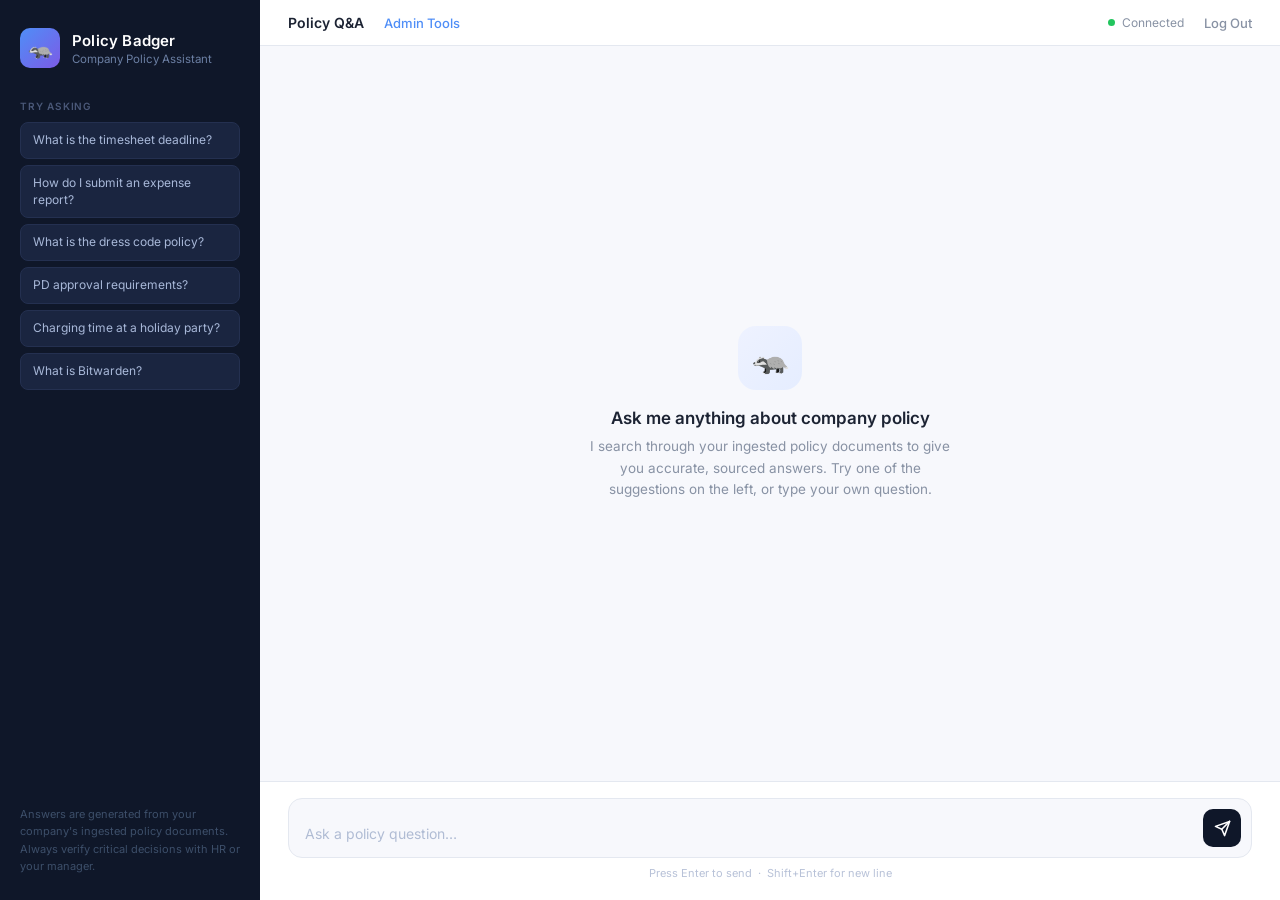
<file: public/index.html>
<!DOCTYPE html>
<html lang="en">
<head>
  <meta charset="UTF-8" />
  <meta name="viewport" content="width=device-width, initial-scale=1.0" />
  <title>Policy Badger</title>
  <link rel="preconnect" href="https://fonts.googleapis.com" />
  <link rel="preconnect" href="https://fonts.gstatic.com" crossorigin />
  <link href="https://fonts.googleapis.com/css2?family=Inter:wght@400;500;600&display=swap" rel="stylesheet" />
  <style>
    *, *::before, *::after { box-sizing: border-box; margin: 0; padding: 0; }

    :root {
      --navy:      #0f1729;
      --navy-mid:  #1a2540;
      --navy-soft: #243050;
      --accent:    #4f8ef7;
      --accent-dim:#3a6fd4;
      --surface:   #f7f8fc;
      --card:      #ffffff;
      --border:    #e4e8f0;
      --text:      #1c2333;
      --muted:     #8892a4;
      --tag-bg:    #eef2ff;
      --tag-text:  #4f6ef5;
      --error-bg:  #fff1f1;
      --error:     #c0392b;
    }

    html, body {
      height: 100%;
      font-family: 'Inter', -apple-system, BlinkMacSystemFont, sans-serif;
      background: var(--surface);
      color: var(--text);
    }

    /* ── LAYOUT ─────────────────────────────── */
    .shell {
      display: flex;
      height: 100vh;
      overflow: hidden;
    }

    /* ── SIDEBAR ─────────────────────────────── */
    .sidebar {
      width: 260px;
      flex-shrink: 0;
      background: var(--navy);
      display: flex;
      flex-direction: column;
      padding: 28px 20px 24px;
      gap: 32px;
    }

    .brand {
      display: flex;
      align-items: center;
      gap: 12px;
    }

    .brand-icon {
      width: 40px;
      height: 40px;
      background: linear-gradient(135deg, #4f8ef7 0%, #7c5be6 100%);
      border-radius: 10px;
      display: flex;
      align-items: center;
      justify-content: center;
      font-size: 20px;
      flex-shrink: 0;
    }

    .brand-text h1 {
      font-size: 15px;
      font-weight: 600;
      color: #fff;
      letter-spacing: 0.2px;
    }

    .brand-text p {
      font-size: 11.5px;
      color: #6b7fa3;
      margin-top: 2px;
    }

    .sidebar-section-label {
      font-size: 10px;
      font-weight: 600;
      color: #4a5878;
      letter-spacing: 0.8px;
      text-transform: uppercase;
      margin-bottom: 10px;
    }

    .suggestions {
      display: flex;
      flex-direction: column;
      gap: 6px;
    }

    .suggestion-btn {
      background: var(--navy-mid);
      border: 1px solid #243050;
      border-radius: 8px;
      color: #a8b8d8;
      font-size: 12px;
      font-family: inherit;
      padding: 9px 12px;
      text-align: left;
      cursor: pointer;
      line-height: 1.4;
      transition: background 0.15s, border-color 0.15s, color 0.15s;
    }

    .suggestion-btn:hover {
      background: var(--navy-soft);
      border-color: #364870;
      color: #d0ddf5;
    }

    .sidebar-footer {
      margin-top: auto;
      font-size: 11px;
      color: #3d4f6a;
      line-height: 1.6;
    }

    /* ── MAIN CHAT AREA ──────────────────────── */
    .main {
      flex: 1;
      display: flex;
      flex-direction: column;
      overflow: hidden;
      background: var(--surface);
    }

    /* ── TOPBAR ──────────────────────────────── */
    .topbar {
      flex-shrink: 0;
      background: var(--card);
      border-bottom: 1px solid var(--border);
      padding: 14px 28px;
      display: flex;
      align-items: center;
      justify-content: space-between;
    }

    .topbar-title {
      font-size: 14px;
      font-weight: 600;
      color: var(--text);
    }

    .status-dot {
      display: flex;
      align-items: center;
      gap: 7px;
      font-size: 12px;
      color: var(--muted);
    }

    .dot {
      width: 7px;
      height: 7px;
      background: #22c55e;
      border-radius: 50%;
      animation: breathe 2.5s ease-in-out infinite;
    }

    @keyframes breathe {
      0%, 100% { opacity: 1; }
      50% { opacity: 0.4; }
    }

    /* ── MESSAGES ────────────────────────────── */
    #chat {
      flex: 1;
      overflow-y: auto;
      padding: 32px 28px;
      display: flex;
      flex-direction: column;
      gap: 20px;
      scroll-behavior: smooth;
    }

    #chat::-webkit-scrollbar { width: 5px; }
    #chat::-webkit-scrollbar-track { background: transparent; }
    #chat::-webkit-scrollbar-thumb { background: #d0d7e6; border-radius: 10px; }

    /* Empty state */
    .empty-state {
      margin: auto;
      text-align: center;
      max-width: 380px;
    }

    .empty-icon {
      width: 64px;
      height: 64px;
      background: linear-gradient(135deg, #eef2ff 0%, #e5edff 100%);
      border-radius: 18px;
      display: flex;
      align-items: center;
      justify-content: center;
      font-size: 30px;
      margin: 0 auto 18px;
    }

    .empty-state h2 {
      font-size: 17px;
      font-weight: 600;
      color: var(--text);
      margin-bottom: 8px;
    }

    .empty-state p {
      font-size: 13.5px;
      color: var(--muted);
      line-height: 1.6;
    }

    /* Message rows */
    .message-row {
      display: flex;
      gap: 12px;
      animation: fadeUp 0.2s ease both;
    }

    @keyframes fadeUp {
      from { opacity: 0; transform: translateY(8px); }
      to   { opacity: 1; transform: translateY(0); }
    }

    .message-row.user {
      flex-direction: row-reverse;
    }

    .avatar {
      width: 32px;
      height: 32px;
      border-radius: 8px;
      flex-shrink: 0;
      display: flex;
      align-items: center;
      justify-content: center;
      font-size: 15px;
      margin-top: 2px;
    }

    .avatar.bot-avatar {
      background: linear-gradient(135deg, #4f8ef7 0%, #7c5be6 100%);
    }

    .avatar.user-avatar {
      background: var(--navy-soft);
      font-size: 13px;
      color: #a8b8d8;
    }

    .bubble {
      max-width: 620px;
      padding: 13px 17px;
      border-radius: 14px;
      font-size: 14px;
      line-height: 1.7;
      white-space: pre-wrap;
      word-break: break-word;
    }

    .message-row.bot .bubble {
      background: var(--card);
      color: var(--text);
      border-radius: 4px 14px 14px 14px;
      box-shadow: 0 1px 4px rgba(0,0,0,0.06), 0 0 0 1px var(--border);
    }

    .message-row.user .bubble {
      background: var(--navy);
      color: #e8edf8;
      border-radius: 14px 4px 14px 14px;
    }

    .message-row.error .bubble {
      background: var(--error-bg);
      color: var(--error);
      border-radius: 4px 14px 14px 14px;
      box-shadow: 0 1px 4px rgba(0,0,0,0.06);
    }

    .bubble-meta {
      display: flex;
      align-items: center;
      gap: 6px;
      margin-top: 10px;
      padding-top: 10px;
      border-top: 1px solid var(--border);
    }

    .meta-tag {
      background: var(--tag-bg);
      color: var(--tag-text);
      font-size: 11px;
      font-weight: 500;
      padding: 3px 9px;
      border-radius: 20px;
    }

    /* Typing indicator */
    .typing-row {
      display: flex;
      align-items: flex-start;
      gap: 12px;
      animation: fadeUp 0.2s ease both;
    }

    .typing-bubble {
      background: var(--card);
      box-shadow: 0 1px 4px rgba(0,0,0,0.06), 0 0 0 1px var(--border);
      border-radius: 4px 14px 14px 14px;
      padding: 14px 18px;
      display: flex;
      gap: 5px;
      align-items: center;
    }

    .typing-dot {
      width: 7px;
      height: 7px;
      background: #b0bcd4;
      border-radius: 50%;
      animation: bounce 1.2s ease-in-out infinite;
    }

    .typing-dot:nth-child(2) { animation-delay: 0.15s; }
    .typing-dot:nth-child(3) { animation-delay: 0.3s; }

    @keyframes bounce {
      0%, 60%, 100% { transform: translateY(0); }
      30% { transform: translateY(-6px); }
    }

    /* ── INPUT AREA ──────────────────────────── */
    #input-area {
      flex-shrink: 0;
      background: var(--card);
      border-top: 1px solid var(--border);
      padding: 16px 28px 20px;
    }

    .input-wrap {
      display: flex;
      align-items: flex-end;
      gap: 10px;
      background: var(--surface);
      border: 1.5px solid var(--border);
      border-radius: 14px;
      padding: 10px 10px 10px 16px;
      transition: border-color 0.15s, box-shadow 0.15s;
    }

    .input-wrap:focus-within {
      border-color: var(--accent);
      box-shadow: 0 0 0 3px rgba(79,142,247,0.12);
    }

    #question {
      flex: 1;
      border: none;
      background: transparent;
      font-size: 14px;
      font-family: inherit;
      resize: none;
      max-height: 140px;
      outline: none;
      color: var(--text);
      line-height: 1.55;
      padding: 2px 0;
    }

    #question::placeholder { color: #b0bcd4; }

    #send {
      width: 38px;
      height: 38px;
      background: var(--navy);
      color: #fff;
      border: none;
      border-radius: 10px;
      cursor: pointer;
      flex-shrink: 0;
      display: flex;
      align-items: center;
      justify-content: center;
      transition: background 0.15s, transform 0.1s;
    }

    #send:hover { background: var(--accent-dim); }
    #send:active { transform: scale(0.93); }
    #send:disabled { background: #d0d7e6; cursor: not-allowed; transform: none; }

    #send svg { width: 17px; height: 17px; }

    .input-hint {
      font-size: 11px;
      color: #b8c2d8;
      margin-top: 8px;
      text-align: center;
    }
  </style>
</head>
<body>
<div class="shell">

  <!-- ── SIDEBAR ── -->
  <aside class="sidebar">
    <div class="brand">
      <div class="brand-icon">🦡</div>
      <div class="brand-text">
        <h1>Policy Badger</h1>
        <p>Company Policy Assistant</p>
      </div>
    </div>

    <div>
      <div class="sidebar-section-label">Try asking</div>
      <div class="suggestions">
        <button class="suggestion-btn" onclick="ask('What is the deadline for submitting timesheets?')">What is the timesheet deadline?</button>
        <button class="suggestion-btn" onclick="ask('How do I submit an expense report?')">How do I submit an expense report?</button>
        <button class="suggestion-btn" onclick="ask('What is the dress code policy?')">What is the dress code policy?</button>
        <button class="suggestion-btn" onclick="ask('Do I need approval for professional development?')">PD approval requirements?</button>
        <button class="suggestion-btn" onclick="ask('How should time at a company holiday party be charged?')">Charging time at a holiday party?</button>
        <button class="suggestion-btn" onclick="ask('What is Bitwarden and why do we use it?')">What is Bitwarden?</button>
      </div>
    </div>

    <div class="sidebar-footer">
      Answers are generated from your company's ingested policy documents. Always verify critical decisions with HR or your manager.
    </div>
  </aside>

  <!-- ── MAIN ── -->
  <div class="main">

    <!-- Topbar -->
    <div class="topbar">
      <div style="display: flex; gap: 20px; align-items: center;">
        <span class="topbar-title">Policy Q&amp;A</span>
        <a href="/admin" style="font-size: 13px; color: var(--accent); text-decoration: none; font-weight: 500;">Admin Tools</a>
      </div>
      <div style="display: flex; gap: 20px; align-items: center;">
        <div class="status-dot">
          <div class="dot"></div>
          <span>Connected</span>
        </div>
        <a href="/logout" style="font-size: 13px; color: var(--muted); text-decoration: none; font-weight: 500;">Log Out</a>
      </div>
    </div>

    <!-- Messages -->
    <div id="chat">
      <div class="empty-state" id="empty">
        <div class="empty-icon">🦡</div>
        <h2>Ask me anything about company policy</h2>
        <p>I search through your ingested policy documents to give you accurate, sourced answers. Try one of the suggestions on the left, or type your own question.</p>
      </div>
    </div>

    <!-- Input -->
    <div id="input-area">
      <div class="input-wrap">
        <textarea id="question" rows="1" placeholder="Ask a policy question…" maxlength="1000"></textarea>
        <button id="send" onclick="sendQuestion()" title="Send">
          <svg viewBox="0 0 24 24" fill="none" stroke="currentColor" stroke-width="2.2" stroke-linecap="round" stroke-linejoin="round">
            <line x1="22" y1="2" x2="11" y2="13"></line>
            <polygon points="22 2 15 22 11 13 2 9 22 2"></polygon>
          </svg>
        </button>
      </div>
      <div class="input-hint">Press Enter to send &nbsp;·&nbsp; Shift+Enter for new line</div>
    </div>

  </div>
</div>

<script>
  const chat  = document.getElementById('chat');
  const input = document.getElementById('question');
  const btn   = document.getElementById('send');
  const empty = document.getElementById('empty');

  // Auto-resize textarea
  input.addEventListener('input', () => {
    input.style.height = 'auto';
    input.style.height = Math.min(input.scrollHeight, 140) + 'px';
  });

  input.addEventListener('keydown', e => {
    if (e.key === 'Enter' && !e.shiftKey) {
      e.preventDefault();
      sendQuestion();
    }
  });

  function ask(text) {
    input.value = text;
    input.dispatchEvent(new Event('input'));
    sendQuestion();
  }

  function hideEmpty() {
    if (empty) empty.style.display = 'none';
  }

  function appendUser(text) {
    hideEmpty();
    const row = document.createElement('div');
    row.className = 'message-row user';
    row.innerHTML = `
      <div class="avatar user-avatar">You</div>
      <div class="bubble">${escHtml(text)}</div>`;
    chat.appendChild(row);
    scrollDown();
  }

  function appendBot(text, rowsFound) {
    hideEmpty();
    const row = document.createElement('div');
    row.className = 'message-row bot';

    let metaHtml = '';
    if (rowsFound != null) {
      metaHtml = `<div class="bubble-meta">
        <span class="meta-tag">${rowsFound} policy record${rowsFound !== 1 ? 's' : ''} matched</span>
      </div>`;
    }

    row.innerHTML = `
      <div class="avatar bot-avatar">🦡</div>
      <div class="bubble">${escHtml(text)}${metaHtml}</div>`;
    chat.appendChild(row);
    scrollDown();
  }

  function appendError(text) {
    hideEmpty();
    const row = document.createElement('div');
    row.className = 'message-row error';
    row.innerHTML = `
      <div class="avatar bot-avatar">🦡</div>
      <div class="bubble">${escHtml(text)}</div>`;
    chat.appendChild(row);
    scrollDown();
  }

  function addTyping() {
    const row = document.createElement('div');
    row.className = 'typing-row';
    row.id = 'typing';
    row.innerHTML = `
      <div class="avatar bot-avatar">🦡</div>
      <div class="typing-bubble">
        <div class="typing-dot"></div>
        <div class="typing-dot"></div>
        <div class="typing-dot"></div>
      </div>`;
    chat.appendChild(row);
    scrollDown();
    return row;
  }

  function scrollDown() {
    chat.scrollTop = chat.scrollHeight;
  }

  function escHtml(str) {
    return str
      .replace(/&/g, '&amp;')
      .replace(/</g, '&lt;')
      .replace(/>/g, '&gt;')
      .replace(/"/g, '&quot;')
      .replace(/\n/g, '<br>');
  }

  async function sendQuestion() {
    const q = input.value.trim();
    if (!q || btn.disabled) return;

    appendUser(q);
    input.value = '';
    input.style.height = 'auto';
    btn.disabled = true;

    const typing = addTyping();

    try {
      const res = await fetch('/ask', {
        method: 'POST',
        headers: { 'Content-Type': 'application/json' },
        body: JSON.stringify({ question: q }),
      });
      const data = await res.json();
      typing.remove();

      if (data.error) {
        appendError('Error: ' + data.error);
      } else {
        appendBot(data.answer, data.rows_found);
      }
    } catch {
      typing.remove();
      appendError('Could not reach the server. Make sure it is running.');
    }

    btn.disabled = false;
    input.focus();
  }
</script>
</body>
</html>
</file>
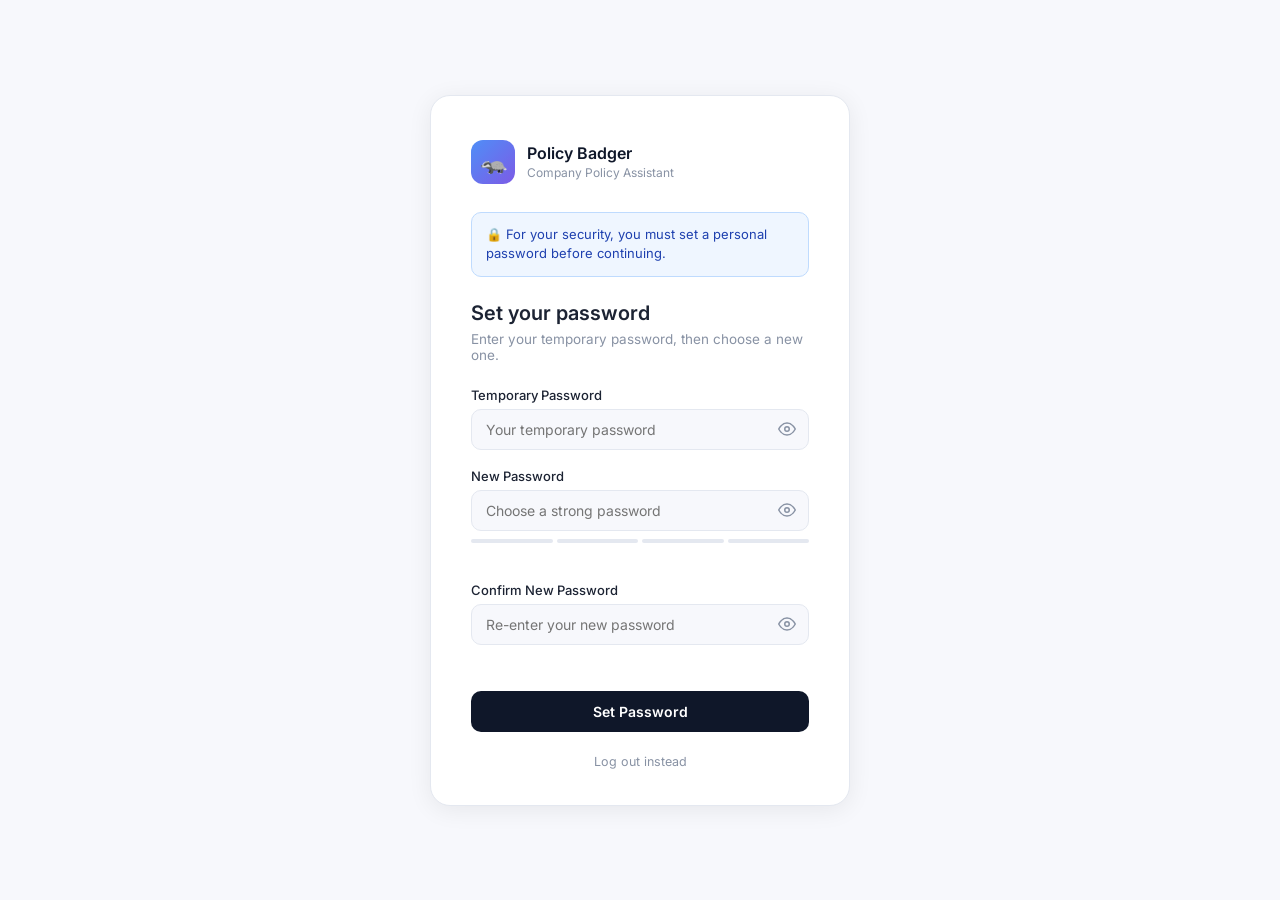
<file: public/change_password.html>
<!DOCTYPE html>
<html lang="en">
<head>
  <meta charset="UTF-8" />
  <meta name="viewport" content="width=device-width, initial-scale=1.0" />
  <title>Set New Password — Policy Badger</title>
  <link rel="preconnect" href="https://fonts.googleapis.com" />
  <link rel="preconnect" href="https://fonts.gstatic.com" crossorigin />
  <link href="https://fonts.googleapis.com/css2?family=Inter:wght@400;500;600&display=swap" rel="stylesheet" />
  <style>
    *, *::before, *::after { box-sizing: border-box; margin: 0; padding: 0; }

    :root {
      --navy:    #0f1729;
      --accent:  #4f8ef7;
      --border:  #e4e8f0;
      --text:    #1c2333;
      --muted:   #8892a4;
      --surface: #f7f8fc;
      --error:   #c0392b;
      --success: #16a34a;
    }

    html, body {
      height: 100%;
      font-family: 'Inter', -apple-system, BlinkMacSystemFont, sans-serif;
      background: var(--surface);
      color: var(--text);
    }

    body {
      display: flex;
      align-items: center;
      justify-content: center;
      padding: 20px;
    }

    .card {
      background: #fff;
      border: 1px solid var(--border);
      border-radius: 20px;
      padding: 44px 40px 36px;
      width: 100%;
      max-width: 420px;
      box-shadow: 0 4px 24px rgba(0,0,0,0.07);
    }

    .logo {
      display: flex;
      align-items: center;
      gap: 12px;
      margin-bottom: 28px;
    }

    .logo-icon {
      width: 44px;
      height: 44px;
      background: linear-gradient(135deg, #4f8ef7 0%, #7c5be6 100%);
      border-radius: 12px;
      display: flex;
      align-items: center;
      justify-content: center;
      font-size: 22px;
    }

    .logo-text h1 {
      font-size: 16px;
      font-weight: 600;
      color: var(--navy);
    }

    .logo-text p {
      font-size: 12px;
      color: var(--muted);
      margin-top: 2px;
    }

    .notice {
      background: #eff6ff;
      border: 1px solid #bfdbfe;
      border-radius: 10px;
      padding: 12px 14px;
      font-size: 13px;
      color: #1e40af;
      margin-bottom: 24px;
      line-height: 1.5;
    }

    h2 {
      font-size: 20px;
      font-weight: 600;
      margin-bottom: 6px;
    }

    .subtitle {
      font-size: 13.5px;
      color: var(--muted);
      margin-bottom: 24px;
    }

    label {
      display: block;
      font-size: 13px;
      font-weight: 500;
      color: var(--text);
      margin-bottom: 6px;
    }

    .field-wrap {
      position: relative;
      margin-bottom: 6px;
    }

    .field-wrap input {
      width: 100%;
      border: 1.5px solid var(--border);
      border-radius: 10px;
      padding: 11px 42px 11px 14px;
      font-size: 14px;
      font-family: inherit;
      outline: none;
      transition: border-color 0.15s, box-shadow 0.15s;
      color: var(--text);
      background: var(--surface);
    }

    .field-wrap input:focus {
      border-color: var(--accent);
      box-shadow: 0 0 0 3px rgba(79,142,247,0.12);
      background: #fff;
    }

    .field-wrap input.input-error {
      border-color: var(--error);
      box-shadow: 0 0 0 3px rgba(192,57,43,0.08);
    }

    .field-wrap input.input-success {
      border-color: var(--success);
      box-shadow: 0 0 0 3px rgba(22,163,74,0.08);
    }

    .toggle-eye {
      position: absolute;
      right: 13px;
      top: 50%;
      transform: translateY(-50%);
      background: none;
      border: none;
      cursor: pointer;
      padding: 0;
      color: var(--muted);
      display: flex;
      align-items: center;
      transition: color 0.15s;
    }

    .toggle-eye:hover { color: var(--text); }

    .form-group {
      margin-bottom: 18px;
    }

    /* Strength bar */
    .strength-bar {
      display: flex;
      gap: 4px;
      margin-top: 8px;
      height: 4px;
    }

    .strength-bar span {
      flex: 1;
      border-radius: 99px;
      background: var(--border);
      transition: background 0.25s;
    }

    .strength-label {
      font-size: 11.5px;
      margin-top: 5px;
      height: 16px;
      color: var(--muted);
      transition: color 0.25s;
    }

    /* Match hint */
    .match-hint {
      font-size: 12px;
      margin-top: 5px;
      height: 16px;
      transition: color 0.2s;
    }

    .match-hint.ok   { color: var(--success); }
    .match-hint.bad  { color: var(--error); }

    .error-box {
      background: #fff1f1;
      color: var(--error);
      border: 1px solid #ffd5d5;
      border-radius: 8px;
      padding: 10px 14px;
      font-size: 13px;
      margin-bottom: 18px;
    }

    button[type="submit"] {
      width: 100%;
      background: var(--navy);
      color: #fff;
      border: none;
      border-radius: 10px;
      padding: 12px;
      font-size: 14px;
      font-weight: 600;
      font-family: inherit;
      cursor: pointer;
      transition: background 0.15s, opacity 0.15s;
      margin-top: 6px;
    }

    button[type="submit"]:hover   { background: #1a2540; }
    button[type="submit"]:disabled { opacity: 0.5; cursor: not-allowed; background: var(--navy); }

    .footer-link {
      text-align: center;
      margin-top: 22px;
      font-size: 12.5px;
      color: var(--muted);
    }

    .footer-link a {
      color: var(--muted);
      text-decoration: none;
      transition: color 0.15s;
    }

    .footer-link a:hover { color: var(--text); }
  </style>
</head>
<body>
  <div class="card">

    <div class="logo">
      <div class="logo-icon">🦡</div>
      <div class="logo-text">
        <h1>Policy Badger</h1>
        <p>Company Policy Assistant</p>
      </div>
    </div>

    <div class="notice">
      🔒 For your security, you must set a personal password before continuing.
    </div>

    <h2>Set your password</h2>
    <p class="subtitle">Enter your temporary password, then choose a new one.</p>

    <!--ERROR-->

    <form method="POST" action="/change-password" id="change-form" novalidate>

      <div class="form-group">
        <label for="current_password">Temporary Password</label>
        <div class="field-wrap">
          <input type="password" id="current_password" name="current_password" placeholder="Your temporary password" required autocomplete="current-password" />
          <button type="button" class="toggle-eye" onclick="toggleVisibility('current_password', this)" aria-label="Show password">
            <svg id="eye-current_password" width="18" height="18" viewBox="0 0 24 24" fill="none" stroke="currentColor" stroke-width="2" stroke-linecap="round" stroke-linejoin="round"><path d="M1 12s4-8 11-8 11 8 11 8-4 8-11 8-11-8-11-8z"/><circle cx="12" cy="12" r="3"/></svg>
          </button>
        </div>
      </div>

      <div class="form-group">
        <label for="new_password">New Password</label>
        <div class="field-wrap">
          <input type="password" id="new_password" name="new_password" placeholder="Choose a strong password" required autocomplete="new-password" oninput="checkStrength(this.value); checkMatch()" />
          <button type="button" class="toggle-eye" onclick="toggleVisibility('new_password', this)" aria-label="Show password">
            <svg id="eye-new_password" width="18" height="18" viewBox="0 0 24 24" fill="none" stroke="currentColor" stroke-width="2" stroke-linecap="round" stroke-linejoin="round"><path d="M1 12s4-8 11-8 11 8 11 8-4 8-11 8-11-8-11-8z"/><circle cx="12" cy="12" r="3"/></svg>
          </button>
        </div>
        <div class="strength-bar">
          <span id="s1"></span><span id="s2"></span><span id="s3"></span><span id="s4"></span>
        </div>
        <div class="strength-label" id="strength-label"></div>
      </div>

      <div class="form-group">
        <label for="confirm_password">Confirm New Password</label>
        <div class="field-wrap">
          <input type="password" id="confirm_password" name="confirm_password" placeholder="Re-enter your new password" required autocomplete="new-password" oninput="checkMatch()" />
          <button type="button" class="toggle-eye" onclick="toggleVisibility('confirm_password', this)" aria-label="Show password">
            <svg id="eye-confirm_password" width="18" height="18" viewBox="0 0 24 24" fill="none" stroke="currentColor" stroke-width="2" stroke-linecap="round" stroke-linejoin="round"><path d="M1 12s4-8 11-8 11 8 11 8-4 8-11 8-11-8-11-8z"/><circle cx="12" cy="12" r="3"/></svg>
          </button>
        </div>
        <div class="match-hint" id="match-hint"></div>
      </div>

      <button type="submit" id="submit-btn">Set Password</button>
    </form>

    <div class="footer-link">
      <a href="/logout">Log out instead</a>
    </div>

  </div>

  <script>
    const segments = [document.getElementById('s1'), document.getElementById('s2'), document.getElementById('s3'), document.getElementById('s4')];
    const strengthLabel = document.getElementById('strength-label');
    const matchHint = document.getElementById('match-hint');
    const submitBtn = document.getElementById('submit-btn');

    const colors = ['#ef4444', '#f97316', '#eab308', '#22c55e'];
    const labels = ['Weak', 'Fair', 'Good', 'Strong'];

    function scorePassword(pw) {
      if (pw.length === 0) return 0;
      let score = 0;
      if (pw.length >= 8)  score++;
      if (pw.length >= 12) score++;
      if (/[A-Z]/.test(pw) && /[0-9]/.test(pw)) score++;
      if (/[^A-Za-z0-9]/.test(pw)) score++;
      return Math.min(score, 4);
    }

    function checkStrength(pw) {
      const score = scorePassword(pw);
      segments.forEach((seg, i) => {
        seg.style.background = i < score ? colors[score - 1] : 'var(--border)';
      });
      strengthLabel.textContent = pw.length === 0 ? '' : labels[score - 1] || 'Weak';
      strengthLabel.style.color = pw.length === 0 ? 'var(--muted)' : colors[score - 1];
    }

    function checkMatch() {
      const np = document.getElementById('new_password').value;
      const cp = document.getElementById('confirm_password').value;
      const confirmInput = document.getElementById('confirm_password');

      if (cp.length === 0) {
        matchHint.textContent = '';
        matchHint.className = 'match-hint';
        confirmInput.classList.remove('input-success', 'input-error');
        return;
      }

      if (np === cp) {
        matchHint.textContent = '✓ Passwords match';
        matchHint.className = 'match-hint ok';
        confirmInput.classList.add('input-success');
        confirmInput.classList.remove('input-error');
      } else {
        matchHint.textContent = 'Passwords do not match';
        matchHint.className = 'match-hint bad';
        confirmInput.classList.add('input-error');
        confirmInput.classList.remove('input-success');
      }
    }

    function toggleVisibility(fieldId, btn) {
      const input = document.getElementById(fieldId);
      const isHidden = input.type === 'password';
      input.type = isHidden ? 'text' : 'password';
      const svg = btn.querySelector('svg');
      svg.innerHTML = isHidden
        ? '<line x1="1" y1="1" x2="23" y2="23"/><path d="M17.94 17.94A10.07 10.07 0 0 1 12 20c-7 0-11-8-11-8a18.45 18.45 0 0 1 5.06-5.94M9.9 4.24A9.12 9.12 0 0 1 12 4c7 0 11 8 11 8a18.5 18.5 0 0 1-2.16 3.19m-6.72-1.07a3 3 0 1 1-4.24-4.24"/>'
        : '<path d="M1 12s4-8 11-8 11 8 11 8-4 8-11 8-11-8-11-8z"/><circle cx="12" cy="12" r="3"/>';
    }

    document.getElementById('change-form').addEventListener('submit', function(e) {
      const np = document.getElementById('new_password').value;
      const cp = document.getElementById('confirm_password').value;
      const curr = document.getElementById('current_password').value;

      if (!curr) { e.preventDefault(); return; }

      if (np !== cp) {
        e.preventDefault();
        matchHint.textContent = 'Passwords do not match';
        matchHint.className = 'match-hint bad';
        document.getElementById('confirm_password').classList.add('input-error');
        return;
      }

      if (np.length < 8) {
        e.preventDefault();
        document.getElementById('new_password').focus();
        strengthLabel.textContent = 'Must be at least 8 characters';
        strengthLabel.style.color = '#ef4444';
        return;
      }

      submitBtn.disabled = true;
      submitBtn.textContent = 'Updating…';
    });
  </script>
</body>
</html>
</file>
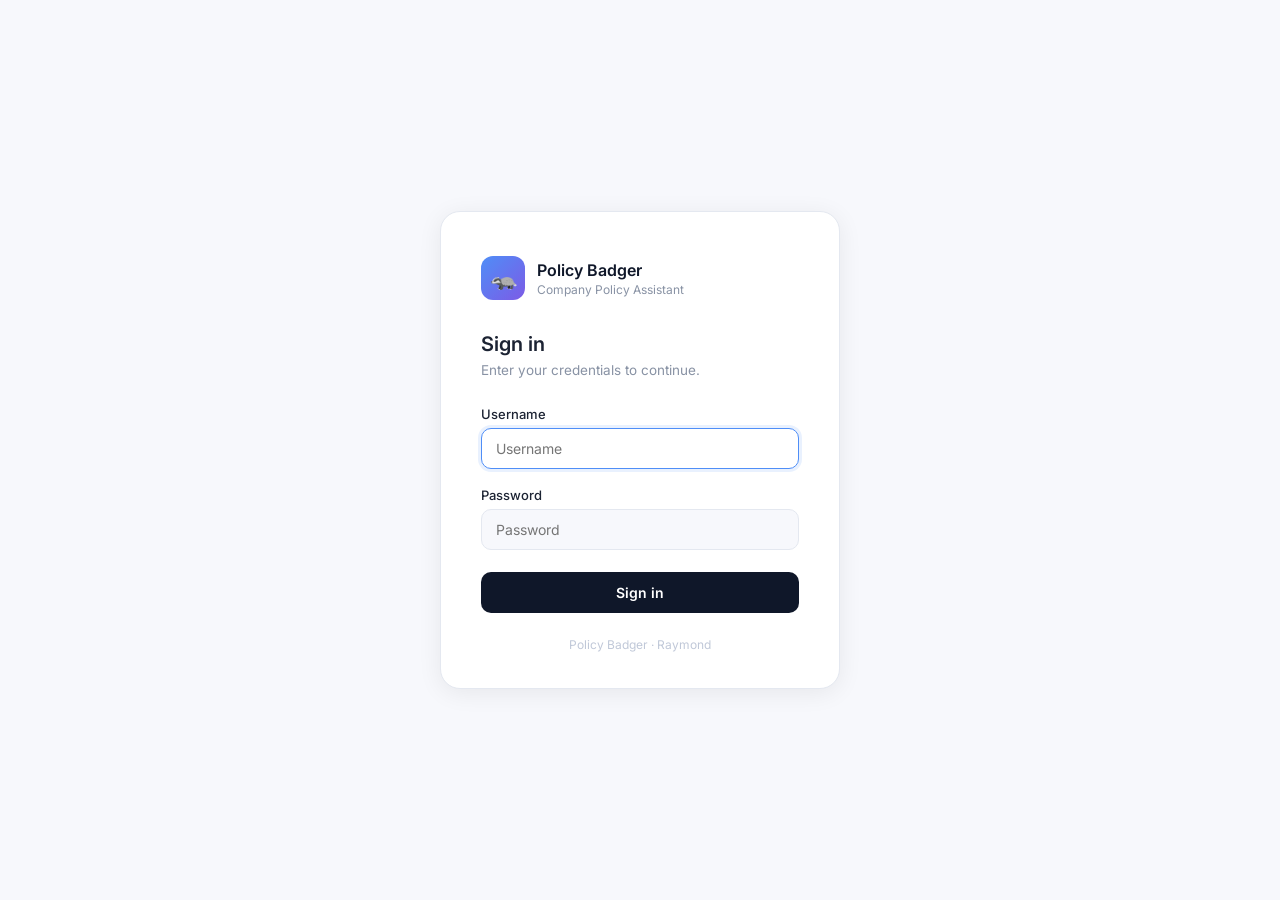
<file: public/login.html>
<!DOCTYPE html>
<html lang="en">
<head>
  <meta charset="UTF-8" />
  <meta name="viewport" content="width=device-width, initial-scale=1.0" />
  <title>Policy Badger — Sign In</title>
  <link rel="preconnect" href="https://fonts.googleapis.com" />
  <link rel="preconnect" href="https://fonts.gstatic.com" crossorigin />
  <link href="https://fonts.googleapis.com/css2?family=Inter:wght@400;500;600&display=swap" rel="stylesheet" />
  <style>
    *, *::before, *::after { box-sizing: border-box; margin: 0; padding: 0; }

    :root {
      --navy:    #0f1729;
      --accent:  #4f8ef7;
      --border:  #e4e8f0;
      --text:    #1c2333;
      --muted:   #8892a4;
      --surface: #f7f8fc;
    }

    html, body {
      height: 100%;
      font-family: 'Inter', -apple-system, BlinkMacSystemFont, sans-serif;
      background: var(--surface);
      color: var(--text);
    }

    body {
      display: flex;
      align-items: center;
      justify-content: center;
    }

    .card {
      background: #fff;
      border: 1px solid var(--border);
      border-radius: 20px;
      padding: 44px 40px 36px;
      width: 100%;
      max-width: 400px;
      box-shadow: 0 4px 24px rgba(0,0,0,0.07);
    }

    .logo {
      display: flex;
      align-items: center;
      gap: 12px;
      margin-bottom: 32px;
    }

    .logo-icon {
      width: 44px;
      height: 44px;
      background: linear-gradient(135deg, #4f8ef7 0%, #7c5be6 100%);
      border-radius: 12px;
      display: flex;
      align-items: center;
      justify-content: center;
      font-size: 22px;
    }

    .logo-text h1 {
      font-size: 16px;
      font-weight: 600;
      color: var(--navy);
    }

    .logo-text p {
      font-size: 12px;
      color: var(--muted);
      margin-top: 2px;
    }

    h2 {
      font-size: 20px;
      font-weight: 600;
      margin-bottom: 6px;
    }

    .subtitle {
      font-size: 13.5px;
      color: var(--muted);
      margin-bottom: 28px;
    }

    label {
      display: block;
      font-size: 13px;
      font-weight: 500;
      color: var(--text);
      margin-bottom: 6px;
    }

    input[type="text"],
    input[type="password"] {
      width: 100%;
      border: 1.5px solid var(--border);
      border-radius: 10px;
      padding: 11px 14px;
      font-size: 14px;
      font-family: inherit;
      outline: none;
      transition: border-color 0.15s, box-shadow 0.15s;
      margin-bottom: 18px;
      color: var(--text);
      background: var(--surface);
    }

    input:focus {
      border-color: var(--accent);
      box-shadow: 0 0 0 3px rgba(79,142,247,0.12);
      background: #fff;
    }

    button[type="submit"] {
      width: 100%;
      background: var(--navy);
      color: #fff;
      border: none;
      border-radius: 10px;
      padding: 12px;
      font-size: 14px;
      font-weight: 600;
      font-family: inherit;
      cursor: pointer;
      transition: background 0.15s;
      margin-top: 4px;
    }

    button[type="submit"]:hover { background: #1a2540; }

    .error {
      background: #fff1f1;
      color: #c0392b;
      border: 1px solid #ffd5d5;
      border-radius: 8px;
      padding: 10px 14px;
      font-size: 13px;
      margin-bottom: 18px;
    }

    .footer {
      text-align: center;
      margin-top: 24px;
      font-size: 12px;
      color: #c0c8d8;
    }
  </style>
</head>
<body>
  <div class="card">
    <div class="logo">
      <div class="logo-icon">🦡</div>
      <div class="logo-text">
        <h1>Policy Badger</h1>
        <p>Company Policy Assistant</p>
      </div>
    </div>

    <h2>Sign in</h2>
    <p class="subtitle">Enter your credentials to continue.</p>

    <!--ERROR-->

    <form method="POST" action="/login">
      <label for="username">Username</label>
      <input type="text" id="username" name="username" placeholder="Username" required autofocus />

      <label for="password">Password</label>
      <input type="password" id="password" name="password" placeholder="Password" required />

      <button type="submit">Sign in</button>
    </form>

    <div class="footer">Policy Badger · Raymond</div>
  </div>
</body>
</html>
</file>
